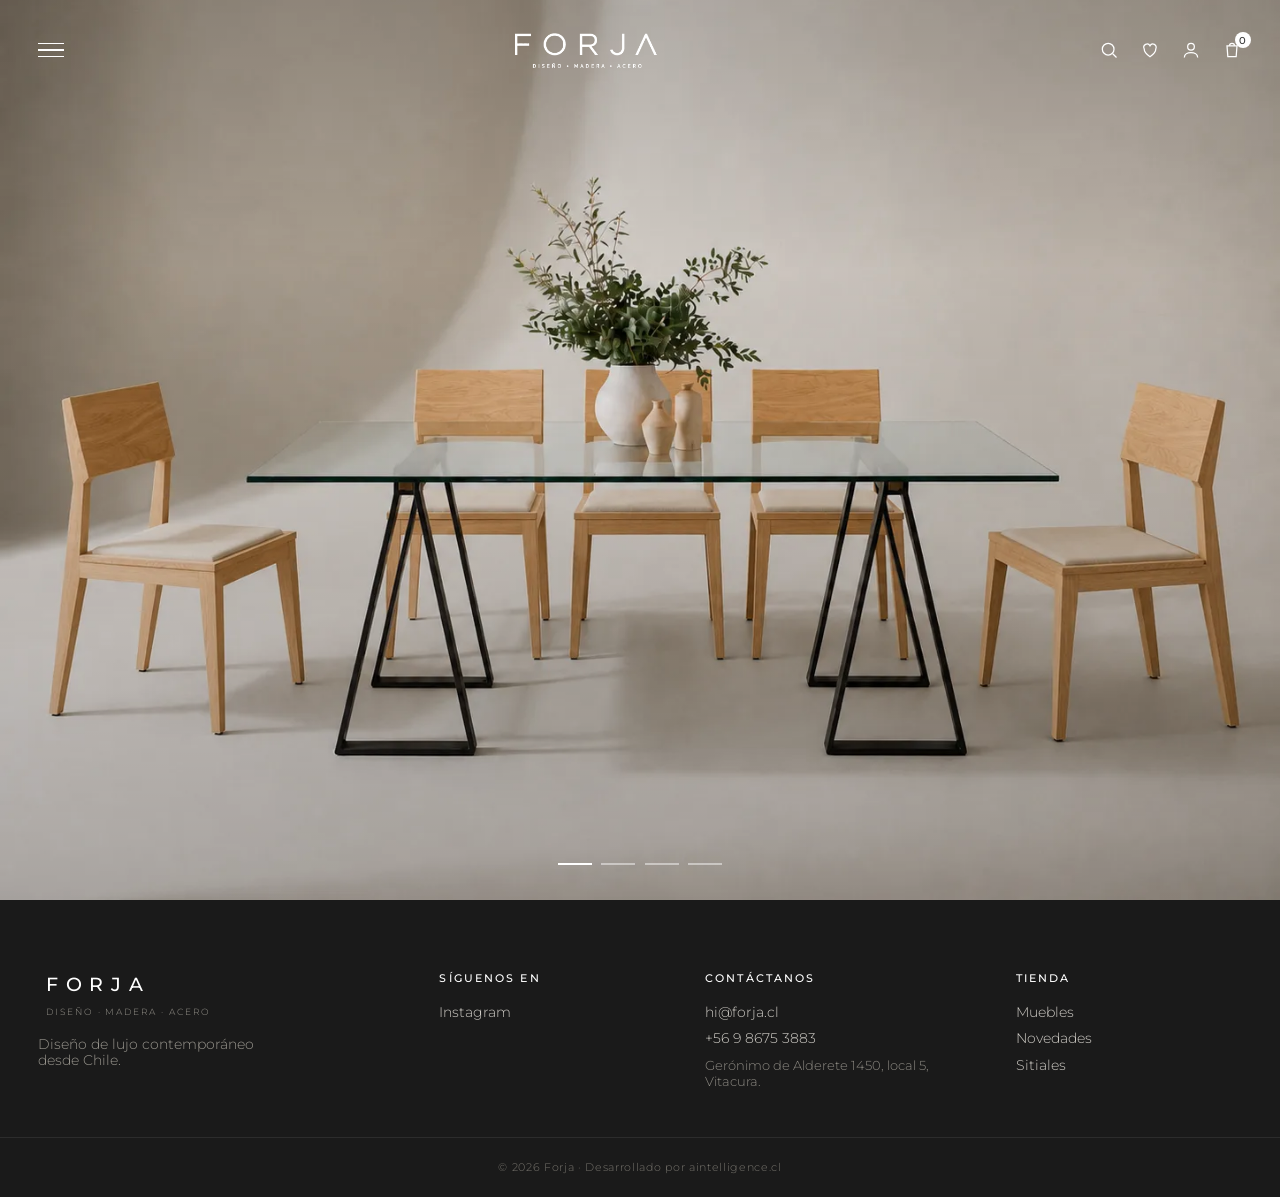
<file: index.html>
<!DOCTYPE html>
<html lang="es">
<head>
<meta charset="UTF-8">
<meta name="viewport" content="width=device-width, initial-scale=1.0">
<title>FORJA | Diseño de lujo contemporáneo desde Chile.</title>
<link rel="preconnect" href="https://fonts.googleapis.com">
<link rel="preconnect" href="https://fonts.gstatic.com" crossorigin>
<link href="https://fonts.googleapis.com/css2?family=Montserrat:wght@300;400;500;600&display=swap" rel="stylesheet">
<link rel="stylesheet" href="styles.css?v=21">
</head>
<body class="home">

  <!-- Overlay header -->
  <header class="overlay-header">
    <button class="menu-btn" id="menuBtn" aria-label="Menú">
      <span></span><span></span><span></span>
    </button>
    <a href="#" class="logo" aria-label="Forja inicio">
      <span class="logo-mark"><img src="logo.png?v=2" alt="Forja · Diseño · Madera · Acero"></span>
    </a>
    <div class="header-actions">
      <button class="hicon" id="searchBtn" aria-label="Buscar">
        <svg viewBox="0 0 24 24" width="20" height="20"><circle cx="11" cy="11" r="7" fill="none" stroke="currentColor" stroke-width="1.5"/><line x1="16.5" y1="16.5" x2="21" y2="21" stroke="currentColor" stroke-width="1.5"/></svg>
      </button>
      <a href="#" class="hicon" aria-label="Favoritos">
        <svg viewBox="0 0 24 24" width="20" height="20"><path d="M12 20s-7-4.5-7-9.5A3.5 3.5 0 0 1 12 7a3.5 3.5 0 0 1 7 3.5C19 15.5 12 20 12 20z" fill="none" stroke="currentColor" stroke-width="1.5"/></svg>
      </a>
      <a href="mi-cuenta.html" class="hicon" aria-label="Cuenta">
        <svg viewBox="0 0 24 24" width="20" height="20"><circle cx="12" cy="8" r="4" fill="none" stroke="currentColor" stroke-width="1.5"/><path d="M4 21c0-4 4-6 8-6s8 2 8 6" fill="none" stroke="currentColor" stroke-width="1.5"/></svg>
      </a>
      <button class="hicon cart-btn" id="cartBtn" aria-label="Carrito">
        <svg viewBox="0 0 24 24" width="20" height="20"><path d="M6 7h12l-1 13H7L6 7z" fill="none" stroke="currentColor" stroke-width="1.5"/><path d="M9 7a3 3 0 0 1 6 0" fill="none" stroke="currentColor" stroke-width="1.5"/></svg>
        <span class="cart-count" id="cartCount">0</span>
      </button>
    </div>
  </header>

  <!-- Fullscreen slideshow -->
  <main class="slideshow" id="slideshow">
    <div class="slide is-active" style="background-image:url('hero1.webp')"></div>
    <div class="slide" style="background-image:url('hero2.webp')"></div>
    <div class="slide" style="background-image:url('hero3.webp')"></div>
    <div class="slide" style="background-image:url('hero4.webp')"></div>

    <div class="slide-dots" id="slideDots"></div>
  </main>

  <!-- Slide-out menu (popup) -->
  <div class="menu-panel" id="menuPanel" aria-hidden="true">
    <button class="menu-close" id="menuClose" aria-label="Cerrar">×</button>
    <nav class="menu-nav">
      <a href="index.html">Inicio</a>
      <a href="tienda.html">Muebles</a>
      <div class="submenu">
        <a href="tienda.html?cat=centro">Mesa de Centro</a>
        <a href="tienda.html?cat=auxiliar">Mesa Auxiliar</a>
        <a href="tienda.html?cat=comedor">Mesa Comedor</a>
      </div>
      <a href="tienda.html?cat=sillas">Sillas</a>
      <div class="submenu">
        <a href="tienda.html?cat=silla-comedor">Silla Comedor</a>
        <a href="tienda.html?cat=sitial">Sitial</a>
        <a href="tienda.html?cat=banqueta">Banqueta</a>
        <a href="tienda.html?cat=banca">Banca</a>
      </div>
      <a href="tienda.html?cat=terrazas">Terrazas</a>
      <div class="submenu">
        <a href="tienda.html?cat=terraza">Terraza</a>
      </div>
      <a href="tienda.html?cat=complementos">Complementos</a>
      <div class="submenu">
        <a href="tienda.html?cat=cojines">Cojines</a>
        <a href="tienda.html?cat=maceteros">Maceteros</a>
        <a href="tienda.html?cat=lamparas">Lámparas</a>
      </div>
      <a href="contacto.html">Contacto</a>
      <a href="faq.html">FAQ</a>
    </nav>
    <div class="menu-foot">
      <p class="menu-follow">Síguenos en</p>
      <a href="https://www.instagram.com/forjalab.cl/" target="_blank" rel="noopener">Instagram</a>
      <p class="menu-contact-title">Contáctanos</p>
      <a href="mailto:hi@forja.cl">hi@forja.cl</a>
      <a href="https://api.whatsapp.com/send/?phone=56986753883" target="_blank" rel="noopener">+56 9 8675 3883</a>
      <p class="menu-address">Gerónimo de Alderete 1450, local 5, Vitacura.</p>
    </div>
  </div>
  <div class="overlay-backdrop" id="backdrop"></div>

  <!-- Cart drawer -->
  <aside class="cart-drawer" id="cartDrawer" aria-hidden="true">
    <div class="cart-head">
      <h2>Carrito</h2>
      <button class="menu-close" id="cartClose" aria-label="Cerrar">×</button>
    </div>
    <div class="cart-items" id="cartItems"></div>
    <div class="cart-footer">
      <div class="cart-total"><span>Total</span><span id="cartTotal">$0</span></div>
      <a href="checkout.html" class="btn-checkout">Ir a pagar</a>
    </div>
  </aside>

  <!-- Footer -->
  <footer class="site-footer">
    <div class="footer-inner">
      <div class="footer-brand">
        <span class="footer-logo">FORJA<br><small style="font-size:.55rem;letter-spacing:.22em;font-weight:300;color:#9a978f">DISEÑO · MADERA · ACERO</small></span>
        <p>Diseño de lujo contemporáneo desde Chile.</p>
      </div>
      <div class="footer-col">
        <h4>Síguenos en</h4>
        <a href="https://www.instagram.com/forjalab.cl/" target="_blank" rel="noopener">Instagram</a>
      </div>
      <div class="footer-col">
        <h4>Contáctanos</h4>
        <a href="mailto:hi@forja.cl">hi@forja.cl</a>
        <a href="https://api.whatsapp.com/send/?phone=56986753883" target="_blank" rel="noopener">+56 9 8675 3883</a>
        <p class="footer-address">Gerónimo de Alderete 1450, local 5, Vitacura.</p>
      </div>
      <div class="footer-col">
        <h4>Tienda</h4>
        <a href="tienda.html">Muebles</a>
        <a href="tienda.html?cat=novedades">Novedades</a>
        <a href="tienda.html?cat=sitiales">Sitiales</a>
      </div>
    </div>
    <div class="footer-bottom">
      <p>© 2026 Forja · Desarrollado por aintelligence.cl</p>
    </div>
  </footer>

  <script src="app.js"></script>
</body>
</html>
</file>
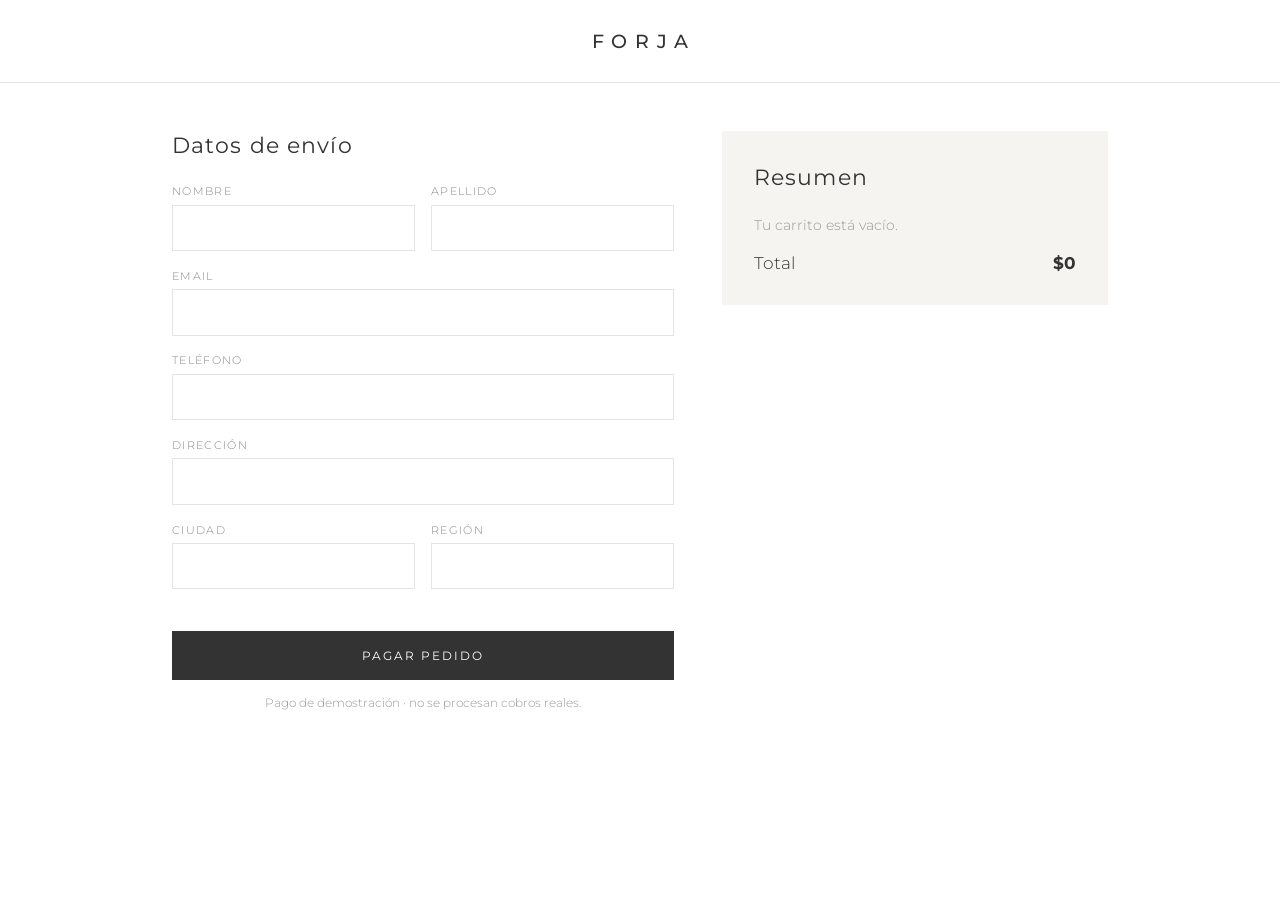
<file: checkout.html>
<!DOCTYPE html>
<html lang="es">
<head>
<meta charset="UTF-8">
<meta name="viewport" content="width=device-width, initial-scale=1.0">
<title>Checkout · FORJA</title>
<link href="https://fonts.googleapis.com/css2?family=Montserrat:wght@300;400;500;600&display=swap" rel="stylesheet">
<link rel="stylesheet" href="styles.css">
<style>
  body{background:#fff;color:#333}
  .co-header{text-align:center;padding:1.8rem;border-bottom:1px solid var(--line)}
  .co-header a{font-size:1.2rem;letter-spacing:.4em;font-weight:500;padding-left:.4em}
  .checkout{max-width:1000px;margin:0 auto;padding:3rem 2rem;display:grid;grid-template-columns:1.3fr 1fr;gap:3rem}
  h1{font-weight:400;font-size:1.4rem;margin-bottom:1.6rem;letter-spacing:.05em}
  .field{margin-bottom:1.1rem}
  .field label{display:block;font-size:.7rem;letter-spacing:.12em;text-transform:uppercase;color:#888;margin-bottom:.4rem}
  .field input{width:100%;padding:.8rem .9rem;border:1px solid var(--line);font-family:inherit;font-size:.95rem}
  .field input:focus{outline:none;border-color:#333}
  .row2{display:grid;grid-template-columns:1fr 1fr;gap:1rem}
  .summary{background:#f6f4f0;padding:2rem;height:fit-content}
  .sum-row{display:flex;gap:1rem;padding:.9rem 0;border-bottom:1px solid #e2ded7}
  .sum-row img{width:54px;height:68px;object-fit:cover}
  .sum-row .info{flex:1;font-size:.88rem}
  .sum-row .info span{color:#888}
  .sum-total{display:flex;justify-content:space-between;padding-top:1.2rem;font-size:1.05rem}
  .pay-btn{width:100%;background:#333;color:#fff;padding:1.1rem;letter-spacing:.18em;text-transform:uppercase;font-size:.72rem;margin-top:1.5rem;transition:.25s}
  .pay-btn:hover{background:#000}
  .note{font-size:.72rem;color:#999;margin-top:1rem;text-align:center}
  .done{text-align:center;padding:5rem 2rem}
  .done h1{font-size:1.8rem}
  @media(max-width:760px){.checkout{grid-template-columns:1fr}}
</style>
</head>
<body>
  <div class="co-header"><a href="index.html">FORJA</a></div>

  <section class="checkout" id="checkoutView">
    <div>
      <h1>Datos de envío</h1>
      <form id="payForm">
        <div class="row2">
          <div class="field"><label>Nombre</label><input required name="nombre"></div>
          <div class="field"><label>Apellido</label><input required name="apellido"></div>
        </div>
        <div class="field"><label>Email</label><input required type="email" name="email"></div>
        <div class="field"><label>Teléfono</label><input required name="tel"></div>
        <div class="field"><label>Dirección</label><input required name="dir"></div>
        <div class="row2">
          <div class="field"><label>Ciudad</label><input required name="ciudad"></div>
          <div class="field"><label>Región</label><input required name="region"></div>
        </div>
        <button class="pay-btn" type="submit">Pagar pedido</button>
        <p class="note">Pago de demostración · no se procesan cobros reales.</p>
      </form>
    </div>
    <aside class="summary">
      <h1>Resumen</h1>
      <div id="sumItems"></div>
      <div class="sum-total"><span>Total</span><strong id="sumTotal">$0</strong></div>
    </aside>
  </section>

  <section class="done" id="doneView" style="display:none">
    <h1>¡Gracias por tu compra!</h1>
    <p style="margin-top:1rem;color:#777">Recibirás un correo de confirmación en breve.</p>
    <p style="margin-top:.4rem;color:#999" id="orderRef"></p>
    <p style="margin-top:2rem"><a href="index.html" style="border-bottom:1px solid #333;padding-bottom:2px;font-size:.8rem;letter-spacing:.1em;text-transform:uppercase">Volver al inicio</a></p>
  </section>

  <script>
    const fmt=n=>'$'+n.toLocaleString('es-CL');
    const cart=JSON.parse(localStorage.getItem('luk_cart')||'[]');
    const total=cart.reduce((s,p)=>s+p.qty*p.price,0);
    const si=document.getElementById('sumItems');
    if(!cart.length){si.innerHTML='<p style="color:#999;font-size:.9rem">Tu carrito está vacío.</p>';}
    else{si.innerHTML=cart.map(p=>`<div class="sum-row"><img src="${p.img}"><div class="info">${p.name}<br><span>${p.qty} × ${fmt(p.price)}</span></div><div>${fmt(p.qty*p.price)}</div></div>`).join('');}
    document.getElementById('sumTotal').textContent=fmt(total);
    document.getElementById('payForm').addEventListener('submit',e=>{
      e.preventDefault();
      if(!cart.length){alert('Tu carrito está vacío.');return;}
      localStorage.removeItem('luk_cart');
      document.getElementById('checkoutView').style.display='none';
      const dv=document.getElementById('doneView');dv.style.display='block';
      document.getElementById('orderRef').textContent='Pedido N° LK-'+Math.floor(100000+Math.random()*900000);
    });
  </script>
</body>
</html>
</file>
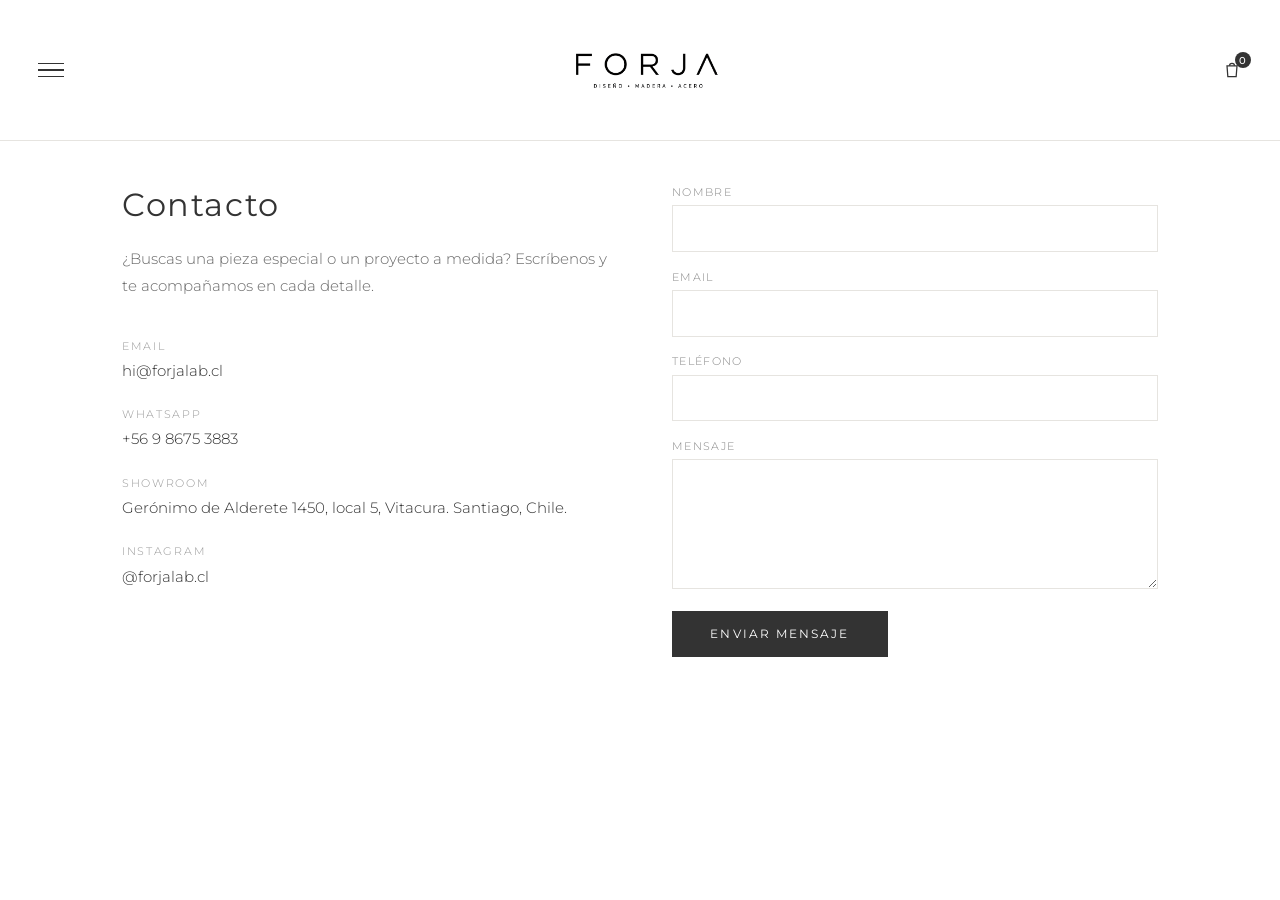
<file: contacto.html>
<!DOCTYPE html>
<html lang="es">
<head>
<meta charset="UTF-8">
<meta name="viewport" content="width=device-width, initial-scale=1.0">
<title>Contacto · FORJA</title>
<link href="https://fonts.googleapis.com/css2?family=Montserrat:wght@300;400;500;600&display=swap" rel="stylesheet">
<link rel="stylesheet" href="styles.css">
<style>
  body{background:#fff}
  .overlay-header{position:sticky;color:#333;border-bottom:1px solid var(--line);background:#fff}
  .overlay-header .menu-btn span{background:#333}.overlay-header .logo-mark{color:#333;text-shadow:none}
  .overlay-header .hicon{color:#333}.overlay-header .cart-count{background:#333;color:#fff}
  .contact{max-width:1100px;margin:0 auto;padding:4rem 2rem 6rem;display:grid;grid-template-columns:1fr 1fr;gap:4rem}
  .contact h1{font-weight:400;font-size:2rem;letter-spacing:.05em;margin-bottom:1.4rem}
  .contact .lead{color:#666;line-height:1.8;margin-bottom:2.4rem}
  .cinfo p{margin-bottom:1.4rem;font-size:.92rem;line-height:1.7}
  .cinfo .lbl{text-transform:uppercase;letter-spacing:.16em;font-size:.66rem;color:#999;display:block;margin-bottom:.2rem}
  .cinfo a{border-bottom:1px solid transparent}.cinfo a:hover{border-color:#333}
  .field{margin-bottom:1.1rem}
  .field label{display:block;font-size:.7rem;letter-spacing:.12em;text-transform:uppercase;color:#888;margin-bottom:.4rem}
  .field input,.field textarea{width:100%;padding:.8rem .9rem;border:1px solid var(--line);font-family:inherit;font-size:.95rem}
  .field textarea{min-height:130px;resize:vertical}
  .field input:focus,.field textarea:focus{outline:none;border-color:#333}
  .send{background:#333;color:#fff;padding:1rem 2.4rem;letter-spacing:.18em;text-transform:uppercase;font-size:.72rem;transition:.25s}
  .send:hover{background:#000}
  .ok{color:#2a7;font-size:.85rem;margin-top:1rem;display:none}
  @media(max-width:760px){.contact{grid-template-columns:1fr;gap:2.5rem}}
</style>
</head>
<body>
  <header class="overlay-header">
    <button class="menu-btn" id="menuBtn"><span></span><span></span><span></span></button>
    <a href="index.html" class="logo"><span class="logo-mark"><img src="logo.png" alt="Forja · Diseño · Madera · Acero"></span></a>
    <div class="header-actions">
      <button class="hicon cart-btn" id="cartBtn"><svg viewBox="0 0 24 24" width="20" height="20"><path d="M6 7h12l-1 13H7L6 7z" fill="none" stroke="currentColor" stroke-width="1.5"/><path d="M9 7a3 3 0 0 1 6 0" fill="none" stroke="currentColor" stroke-width="1.5"/></svg><span class="cart-count" id="cartCount">0</span></button>
    </div>
  </header>

  <section class="contact">
    <div class="cinfo">
      <h1>Contacto</h1>
      <p class="lead">¿Buscas una pieza especial o un proyecto a medida? Escríbenos y te acompañamos en cada detalle.</p>
      <p><span class="lbl">Email</span><a href="mailto:hi@forjalab.cl">hi@forjalab.cl</a></p>
      <p><span class="lbl">WhatsApp</span><a href="https://api.whatsapp.com/send/?phone=56986753883" target="_blank" rel="noopener">+56 9 8675 3883</a></p>
      <p><span class="lbl">Showroom</span>Gerónimo de Alderete 1450, local 5, Vitacura. Santiago, Chile.</p>
      <p><span class="lbl">Instagram</span><a href="https://www.instagram.com/forjalab.cl/" target="_blank" rel="noopener">@forjalab.cl</a></p>
    </div>
    <form id="cform">
      <div class="field"><label>Nombre</label><input required name="nombre"></div>
      <div class="field"><label>Email</label><input required type="email" name="email"></div>
      <div class="field"><label>Teléfono</label><input name="tel"></div>
      <div class="field"><label>Mensaje</label><textarea required name="msg"></textarea></div>
      <button class="send" type="submit">Enviar mensaje</button>
      <p class="ok" id="ok">¡Gracias! Te responderemos a la brevedad.</p>
    </form>
  </section>

  <div class="menu-panel" id="menuPanel">
    <button class="menu-close" id="menuClose">×</button>
    <nav class="menu-nav"><a href="index.html">Inicio</a><a href="tienda.html">Muebles</a>
<div class="submenu"><a href="tienda.html?cat=centro">Mesa de Centro</a>
<a href="tienda.html?cat=auxiliar">Mesa Auxiliar</a>
<a href="tienda.html?cat=comedor">Mesa Comedor</a></div>
<a href="tienda.html?cat=sillas">Sillas</a>
<div class="submenu">
<a href="tienda.html?cat=silla-comedor">Silla Comedor</a>
<a href="tienda.html?cat=sitial">Sitial</a>
<a href="tienda.html?cat=banqueta">Banqueta</a>
<a href="tienda.html?cat=banca">Banca</a>
</div><a href="tienda.html?cat=terrazas">Terrazas</a>
<div class="submenu">
<a href="tienda.html?cat=terraza">Terraza</a>
</div><a href="tienda.html?cat=complementos">Complementos</a>
<div class="submenu">
<a href="tienda.html?cat=cojines">Cojines</a>
<a href="tienda.html?cat=maceteros">Maceteros</a>
<a href="tienda.html?cat=lamparas">Lámparas</a>
</div>
<a href="contacto.html">Contacto</a><a href="faq.html">FAQ</a></nav>
  </div>
  <div class="overlay-backdrop" id="backdrop"></div>
  <aside class="cart-drawer" id="cartDrawer">
    <div class="cart-head"><h2>Carrito</h2><button class="menu-close" id="cartClose">×</button></div>
    <div class="cart-items" id="cartItems"></div>
    <div class="cart-footer"><div class="cart-total"><span>Total</span><span id="cartTotal">$0</span></div><a href="checkout.html" class="btn-checkout">Ir a pagar</a></div>
  </aside>

  <script src="products.js"></script>
  <script src="app.js"></script>
  <script>
    document.getElementById('cform').addEventListener('submit',e=>{e.preventDefault();e.target.reset();document.getElementById('ok').style.display='block'});
  </script>
</body>
</html>
</file>
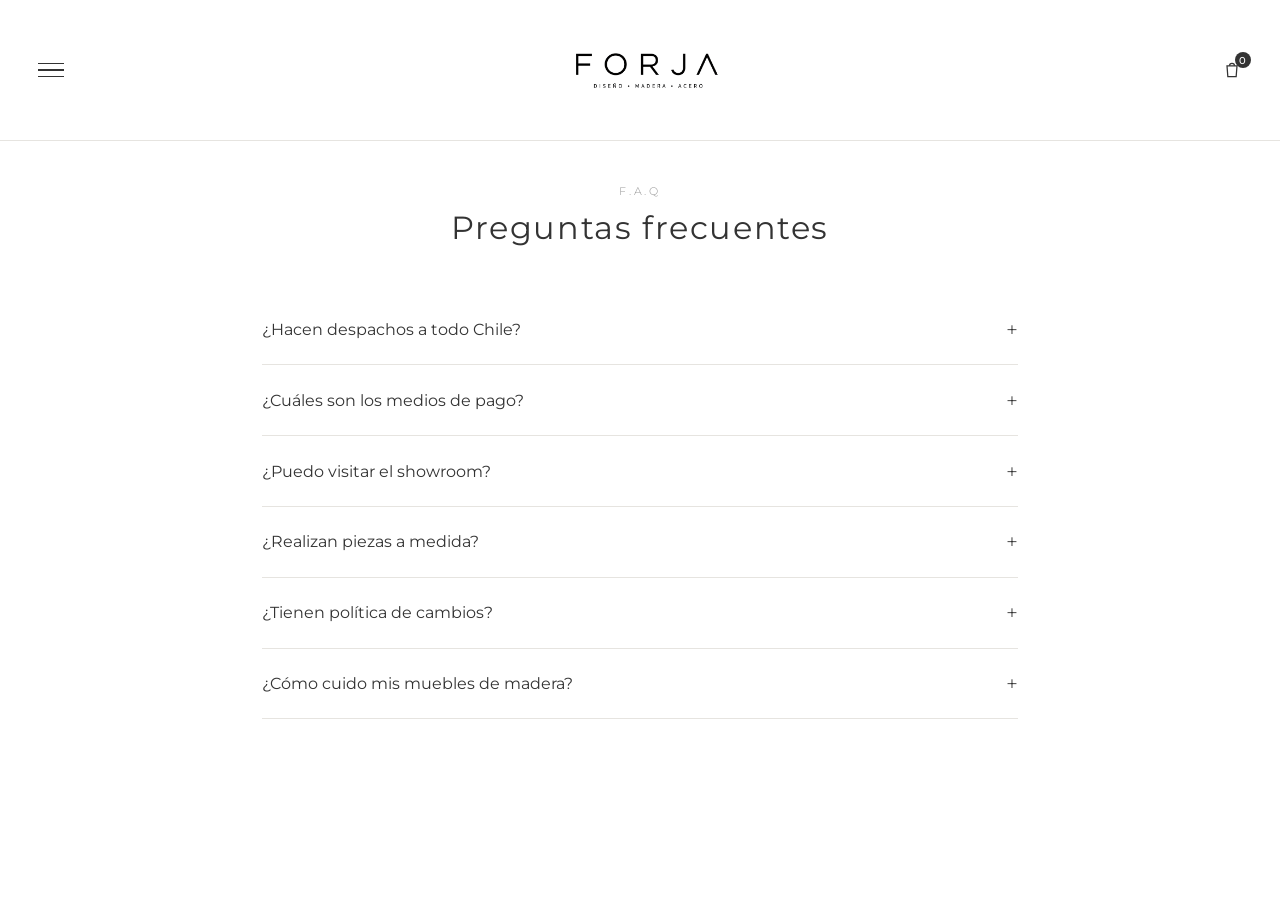
<file: faq.html>
<!DOCTYPE html>
<html lang="es">
<head>
<meta charset="UTF-8">
<meta name="viewport" content="width=device-width, initial-scale=1.0">
<title>F.A.Q · FORJA</title>
<link href="https://fonts.googleapis.com/css2?family=Montserrat:wght@300;400;500;600&display=swap" rel="stylesheet">
<link rel="stylesheet" href="styles.css">
<style>
  body{background:#fff}
  .overlay-header{position:sticky;color:#333;border-bottom:1px solid var(--line);background:#fff}
  .overlay-header .menu-btn span{background:#333}.overlay-header .logo-mark{color:#333;text-shadow:none}
  .overlay-header .hicon{color:#333}.overlay-header .cart-count{background:#333;color:#fff}
  .faq{max-width:820px;margin:0 auto;padding:4rem 2rem 6rem}
  .faq .eyebrow{text-align:center;text-transform:uppercase;letter-spacing:.25em;font-size:.66rem;color:#999}
  .faq h1{text-align:center;font-weight:400;font-size:2rem;letter-spacing:.05em;margin:.6rem 0 3rem}
  .acc{border-bottom:1px solid var(--line)}
  .acc-q{width:100%;text-align:left;display:flex;justify-content:space-between;align-items:center;padding:1.4rem 0;font-size:1rem;font-weight:400}
  .acc-q span.ico{font-size:1.3rem;font-weight:300;transition:.3s}
  .acc.open .acc-q span.ico{transform:rotate(45deg)}
  .acc-a{max-height:0;overflow:hidden;transition:max-height .35s ease;color:#666;line-height:1.8}
  .acc-a p{padding:0 0 1.4rem}
</style>
</head>
<body>
  <header class="overlay-header">
    <button class="menu-btn" id="menuBtn"><span></span><span></span><span></span></button>
    <a href="index.html" class="logo"><span class="logo-mark"><img src="logo.png" alt="Forja · Diseño · Madera · Acero"></span></a>
    <div class="header-actions">
      <button class="hicon cart-btn" id="cartBtn"><svg viewBox="0 0 24 24" width="20" height="20"><path d="M6 7h12l-1 13H7L6 7z" fill="none" stroke="currentColor" stroke-width="1.5"/><path d="M9 7a3 3 0 0 1 6 0" fill="none" stroke="currentColor" stroke-width="1.5"/></svg><span class="cart-count" id="cartCount">0</span></button>
    </div>
  </header>

  <section class="faq">
    <p class="eyebrow">F.A.Q</p>
    <h1>Preguntas frecuentes</h1>
    <div id="accList"></div>
  </section>

  <div class="menu-panel" id="menuPanel">
    <button class="menu-close" id="menuClose">×</button>
    <nav class="menu-nav"><a href="index.html">Inicio</a><a href="tienda.html">Muebles</a>
<div class="submenu"><a href="tienda.html?cat=centro">Mesa de Centro</a>
<a href="tienda.html?cat=auxiliar">Mesa Auxiliar</a>
<a href="tienda.html?cat=comedor">Mesa Comedor</a></div>
<a href="tienda.html?cat=sillas">Sillas</a>
<div class="submenu">
<a href="tienda.html?cat=silla-comedor">Silla Comedor</a>
<a href="tienda.html?cat=sitial">Sitial</a>
<a href="tienda.html?cat=banqueta">Banqueta</a>
<a href="tienda.html?cat=banca">Banca</a>
</div><a href="tienda.html?cat=terrazas">Terrazas</a>
<div class="submenu">
<a href="tienda.html?cat=terraza">Terraza</a>
</div><a href="tienda.html?cat=complementos">Complementos</a>
<div class="submenu">
<a href="tienda.html?cat=cojines">Cojines</a>
<a href="tienda.html?cat=maceteros">Maceteros</a>
<a href="tienda.html?cat=lamparas">Lámparas</a>
</div>
<a href="contacto.html">Contacto</a><a href="faq.html">FAQ</a></nav>
  </div>
  <div class="overlay-backdrop" id="backdrop"></div>
  <aside class="cart-drawer" id="cartDrawer">
    <div class="cart-head"><h2>Carrito</h2><button class="menu-close" id="cartClose">×</button></div>
    <div class="cart-items" id="cartItems"></div>
    <div class="cart-footer"><div class="cart-total"><span>Total</span><span id="cartTotal">$0</span></div><a href="checkout.html" class="btn-checkout">Ir a pagar</a></div>
  </aside>

  <script src="products.js"></script>
  <script src="app.js"></script>
  <script>
    const faqs=[
      ['¿Hacen despachos a todo Chile?','Sí. Despachamos a todo el país. El plazo estimado es de 7 a 15 días hábiles según la región y la disponibilidad de la pieza.'],
      ['¿Cuáles son los medios de pago?','Aceptamos tarjetas de crédito y débito, además de transferencia bancaria. El detalle se confirma al finalizar la compra.'],
      ['¿Puedo visitar el showroom?','Por supuesto. Te esperamos en Gerónimo de Alderete 1450, local 5, Vitacura. Te recomendamos coordinar tu visita por WhatsApp.'],
      ['¿Realizan piezas a medida?','Sí. Desarrollamos proyectos a medida en distintas maderas y terminaciones. Escríbenos a hi@forja.cl con tu idea.'],
      ['¿Tienen política de cambios?','Aceptamos cambios dentro de los 10 días posteriores a la recepción, siempre que el producto esté en perfecto estado y con su embalaje original.'],
      ['¿Cómo cuido mis muebles de madera?','Limpia con un paño seco o levemente húmedo y evita la exposición directa al sol y a fuentes de calor para preservar el acabado.']
    ];
    document.getElementById('accList').innerHTML=faqs.map(([q,a])=>`
      <div class="acc"><button class="acc-q">${q}<span class="ico">+</span></button>
      <div class="acc-a"><p>${a}</p></div></div>`).join('');
    document.querySelectorAll('.acc-q').forEach(b=>b.onclick=()=>{
      const acc=b.parentElement,a=acc.querySelector('.acc-a');
      const open=acc.classList.toggle('open');
      a.style.maxHeight=open?a.scrollHeight+'px':0;
    });
  </script>
</body>
</html>
</file>
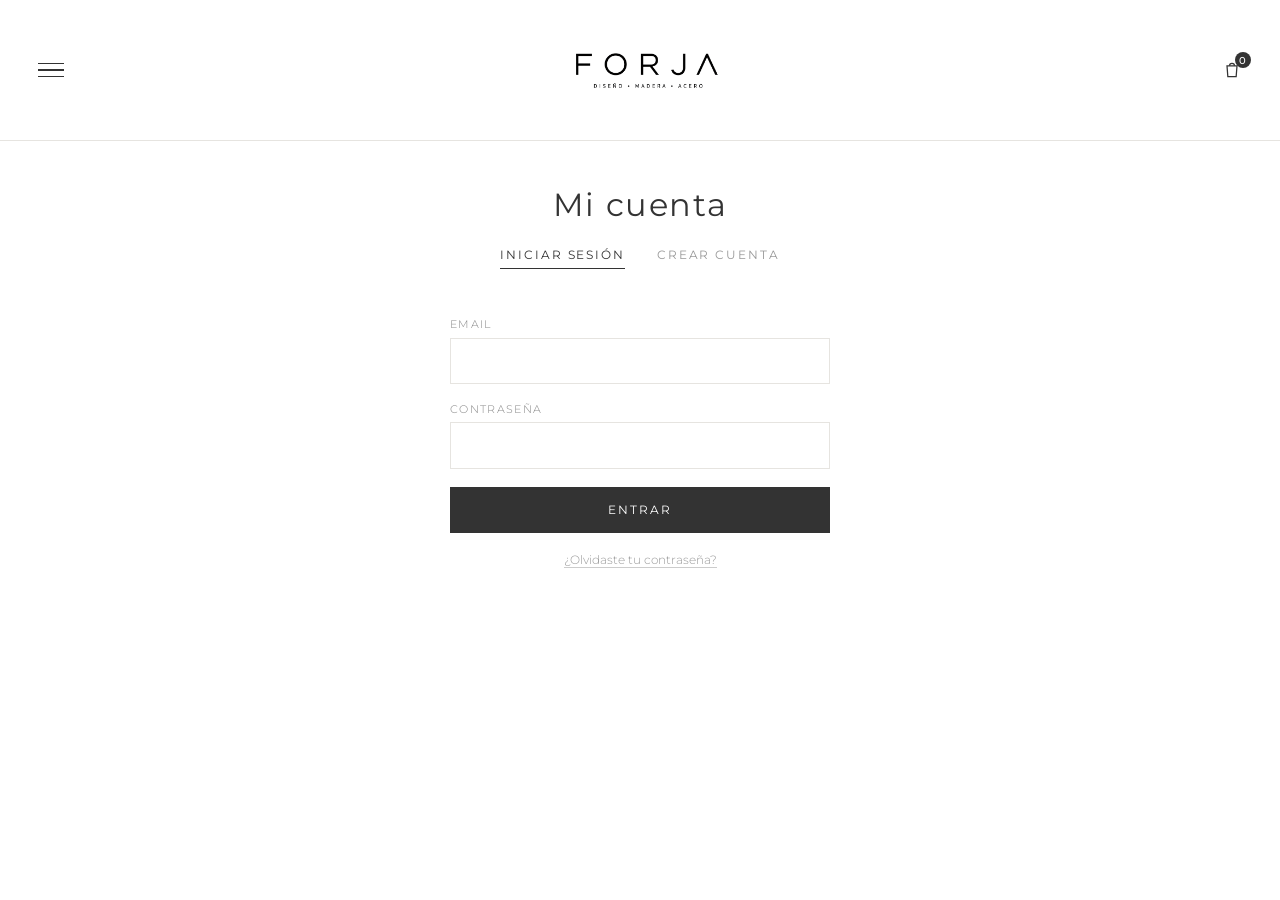
<file: mi-cuenta.html>
<!DOCTYPE html>
<html lang="es">
<head>
<meta charset="UTF-8">
<meta name="viewport" content="width=device-width, initial-scale=1.0">
<title>Mi cuenta · FORJA</title>
<link href="https://fonts.googleapis.com/css2?family=Montserrat:wght@300;400;500;600&display=swap" rel="stylesheet">
<link rel="stylesheet" href="styles.css">
<style>
  body{background:#fff}
  .overlay-header{position:sticky;color:#333;border-bottom:1px solid var(--line);background:#fff}
  .overlay-header .menu-btn span{background:#333}.overlay-header .logo-mark{color:#333;text-shadow:none}
  .overlay-header .hicon{color:#333}.overlay-header .cart-count{background:#333;color:#fff}
  .account{max-width:920px;margin:0 auto;padding:4rem 2rem 6rem}
  .account h1{text-align:center;font-weight:400;font-size:2rem;letter-spacing:.05em;margin-bottom:.6rem}
  .tabs{display:flex;justify-content:center;gap:2rem;margin:1.5rem 0 3rem}
  .tabs button{font-size:.74rem;letter-spacing:.16em;text-transform:uppercase;color:#999;padding-bottom:.4rem;border-bottom:1px solid transparent}
  .tabs button.active{color:#333;border-color:#333}
  .panes{max-width:380px;margin:0 auto}
  .pane{display:none}.pane.active{display:block}
  .field{margin-bottom:1.1rem}
  .field label{display:block;font-size:.7rem;letter-spacing:.12em;text-transform:uppercase;color:#888;margin-bottom:.4rem}
  .field input{width:100%;padding:.8rem .9rem;border:1px solid var(--line);font-family:inherit;font-size:.95rem}
  .field input:focus{outline:none;border-color:#333}
  .sub{width:100%;background:#333;color:#fff;padding:1rem;letter-spacing:.18em;text-transform:uppercase;font-size:.72rem;transition:.25s}
  .sub:hover{background:#000}
  .muted{font-size:.78rem;color:#999;text-align:center;margin-top:1.2rem}
  .muted a{border-bottom:1px solid #ccc}
</style>
</head>
<body>
  <header class="overlay-header">
    <button class="menu-btn" id="menuBtn"><span></span><span></span><span></span></button>
    <a href="index.html" class="logo"><span class="logo-mark"><img src="logo.png" alt="Forja · Diseño · Madera · Acero"></span></a>
    <div class="header-actions">
      <button class="hicon cart-btn" id="cartBtn"><svg viewBox="0 0 24 24" width="20" height="20"><path d="M6 7h12l-1 13H7L6 7z" fill="none" stroke="currentColor" stroke-width="1.5"/><path d="M9 7a3 3 0 0 1 6 0" fill="none" stroke="currentColor" stroke-width="1.5"/></svg><span class="cart-count" id="cartCount">0</span></button>
    </div>
  </header>

  <section class="account">
    <h1>Mi cuenta</h1>
    <div class="tabs">
      <button class="active" data-pane="login">Iniciar sesión</button>
      <button data-pane="register">Crear cuenta</button>
    </div>
    <div class="panes">
      <form class="pane active" id="login">
        <div class="field"><label>Email</label><input required type="email"></div>
        <div class="field"><label>Contraseña</label><input required type="password"></div>
        <button class="sub" type="submit">Entrar</button>
        <p class="muted"><a href="#">¿Olvidaste tu contraseña?</a></p>
      </form>
      <form class="pane" id="register">
        <div class="field"><label>Nombre</label><input required></div>
        <div class="field"><label>Email</label><input required type="email"></div>
        <div class="field"><label>Contraseña</label><input required type="password"></div>
        <button class="sub" type="submit">Crear cuenta</button>
        <p class="muted">Al registrarte aceptas nuestros términos y política de privacidad.</p>
      </form>
    </div>
  </section>

  <div class="menu-panel" id="menuPanel">
    <button class="menu-close" id="menuClose">×</button>
    <nav class="menu-nav"><a href="index.html">Inicio</a><a href="tienda.html">Muebles</a>
<div class="submenu"><a href="tienda.html?cat=centro">Mesa de Centro</a>
<a href="tienda.html?cat=auxiliar">Mesa Auxiliar</a>
<a href="tienda.html?cat=comedor">Mesa Comedor</a></div>
<a href="tienda.html?cat=sillas">Sillas</a>
<div class="submenu">
<a href="tienda.html?cat=silla-comedor">Silla Comedor</a>
<a href="tienda.html?cat=sitial">Sitial</a>
<a href="tienda.html?cat=banqueta">Banqueta</a>
<a href="tienda.html?cat=banca">Banca</a>
</div><a href="tienda.html?cat=terrazas">Terrazas</a>
<div class="submenu">
<a href="tienda.html?cat=terraza">Terraza</a>
</div><a href="tienda.html?cat=complementos">Complementos</a>
<div class="submenu">
<a href="tienda.html?cat=cojines">Cojines</a>
<a href="tienda.html?cat=maceteros">Maceteros</a>
<a href="tienda.html?cat=lamparas">Lámparas</a>
</div>
<a href="contacto.html">Contacto</a><a href="faq.html">FAQ</a></nav>
  </div>
  <div class="overlay-backdrop" id="backdrop"></div>
  <aside class="cart-drawer" id="cartDrawer">
    <div class="cart-head"><h2>Carrito</h2><button class="menu-close" id="cartClose">×</button></div>
    <div class="cart-items" id="cartItems"></div>
    <div class="cart-footer"><div class="cart-total"><span>Total</span><span id="cartTotal">$0</span></div><a href="checkout.html" class="btn-checkout">Ir a pagar</a></div>
  </aside>

  <script src="products.js"></script>
  <script src="app.js"></script>
  <script>
    document.querySelectorAll('.tabs button').forEach(b=>b.onclick=()=>{
      document.querySelectorAll('.tabs button').forEach(x=>x.classList.remove('active'));
      document.querySelectorAll('.pane').forEach(x=>x.classList.remove('active'));
      b.classList.add('active');document.getElementById(b.dataset.pane).classList.add('active');
    });
    document.querySelectorAll('.pane').forEach(f=>f.addEventListener('submit',e=>{e.preventDefault();alert('Demostración · la autenticación requiere backend.')}));
  </script>
</body>
</html>
</file>
<file: styles.css>
:root{
  --ink:#333;
  --white:#fff;
  --line:#e6e4e0;
  --serif:'Montserrat',system-ui,sans-serif; /* sustituto accesible de Gotham */
}
*{margin:0;padding:0;box-sizing:border-box}
html,body{height:100%}
body{font-family:var(--serif);color:var(--ink);font-weight:300;-webkit-font-smoothing:antialiased;overflow-x:hidden}
a{color:inherit;text-decoration:none}
button{font-family:inherit;cursor:pointer;background:none;border:none;color:inherit}

/* Header overlay */
.overlay-header{
  position:fixed;top:0;left:0;right:0;z-index:40;
  display:flex;align-items:center;justify-content:space-between;
  padding:0 2.4rem;color:#fff;margin-top:-20px;
}
.header-top{display:none}
.logo{flex:1;display:flex;justify-content:center}
.header-actions{display:flex;align-items:center;gap:1.3rem}
/* páginas interiores */
body:not(.home) .overlay-header{
  position:sticky;background:#fff;border-bottom:1px solid var(--line);color:#333;
}
body:not(.home) .overlay-header .hicon{color:#333}
body:not(.home) .overlay-header .menu-btn span{background:#333}
body:not(.home) .overlay-header .cart-count{background:#333;color:#fff}
.menu-btn{display:flex;flex-direction:column;gap:5px;width:30px}
.menu-btn span{display:block;height:1.5px;background:#fff;width:26px;transition:.3s}
.logo-mark{
  display:flex;flex-direction:column;align-items:center;gap:.2rem;
  text-align:center;
}
.logo-mark .brand-name{
  display:block;font-size:1.6rem;letter-spacing:.45em;font-weight:500;color:#fff;
  text-shadow:0 1px 6px rgba(0,0,0,.25);padding-left:.45em;line-height:1;
  white-space:nowrap;
}
.logo-mark .brand-sub{
  display:block;font-size:.52rem;letter-spacing:.28em;font-weight:300;color:#fff;
  text-shadow:0 1px 4px rgba(0,0,0,.2);padding-left:.28em;white-space:nowrap;
}
/* páginas interiores */
.overlay-header .logo-mark .brand-name,
.overlay-header .logo-mark .brand-sub{color:#333;text-shadow:none}
/* logo PNG */
.logo-mark img{height:140px;width:auto;display:block}
body.home .overlay-header .logo-mark img{filter:brightness(0) invert(1)}
.header-actions{display:flex;align-items:center;gap:1.3rem}
.hicon{position:relative;display:flex;color:#fff}
.cart-count{
  position:absolute;top:-8px;right:-9px;background:#fff;color:#333;
  font-size:.6rem;width:16px;height:16px;border-radius:50%;
  display:flex;align-items:center;justify-content:center;font-weight:500;
}

/* Slideshow */
.slideshow{position:relative;width:100vw;height:100vh;overflow:hidden;background:#111}
.slide{
  position:absolute;inset:0;background-size:cover;background-position:center;
  opacity:0;transition:opacity 1.4s ease;transform:scale(1.04);
}
.slide.is-active{opacity:1;transform:scale(1);transition:opacity 1.4s ease,transform 7s ease}
.slideshow::after{content:"";position:absolute;inset:0;background:linear-gradient(rgba(0,0,0,.18),rgba(0,0,0,.05) 30%,rgba(0,0,0,.25));pointer-events:none}

.slide-dots{position:absolute;bottom:2.2rem;left:0;right:0;z-index:5;display:flex;gap:.6rem;justify-content:center}
.slide-dots button{width:34px;height:2px;background:rgba(255,255,255,.45);transition:.3s}
.slide-dots button.active{background:#fff}

/* Menu panel */
.menu-panel{
  position:fixed;top:0;left:0;height:100%;width:min(420px,86vw);z-index:60;
  background:#fff;transform:translateX(-100%);transition:transform .45s cubic-bezier(.6,0,.2,1);
  padding:2.4rem 2.6rem;display:flex;flex-direction:column;
}
.menu-panel.open{transform:translateX(0)}
.menu-close{font-size:2rem;font-weight:200;align-self:flex-end;line-height:1;color:#333}
.menu-nav{display:flex;flex-direction:column;gap:1.4rem;margin-top:2.5rem}
.menu-nav a{font-size:1.15rem;letter-spacing:.05em;font-weight:400;transition:opacity .2s}
.menu-nav a:hover{opacity:.5}
.menu-nav .submenu{display:flex;flex-direction:column;gap:.7rem;padding-left:1.4rem;margin:-.4rem 0 .2rem}
.menu-nav .submenu a{font-size:.88rem;color:#888;font-weight:300}
.menu-nav .submenu a:hover{opacity:.5;color:#333}
.menu-foot{margin-top:auto;padding-top:2.5rem;border-top:1px solid var(--line);font-size:.85rem;line-height:1.9}
.menu-follow,.menu-contact-title{text-transform:uppercase;letter-spacing:.18em;font-size:.66rem;color:#999;margin-top:1.2rem}
.menu-foot a{display:block}
.menu-address{color:#888;margin-top:.6rem}

.overlay-backdrop{position:fixed;inset:0;background:rgba(0,0,0,.4);opacity:0;visibility:hidden;transition:.4s;z-index:55}
.overlay-backdrop.show{opacity:1;visibility:visible}

/* Cart drawer */
.cart-drawer{
  position:fixed;top:0;right:0;height:100%;width:min(420px,90vw);z-index:60;
  background:#fff;transform:translateX(100%);transition:transform .45s cubic-bezier(.6,0,.2,1);
  display:flex;flex-direction:column;padding:2rem 2.2rem;
}
.cart-drawer.open{transform:translateX(0)}
.cart-head{display:flex;justify-content:space-between;align-items:center;border-bottom:1px solid var(--line);padding-bottom:1.2rem}
.cart-head h2{font-weight:400;font-size:1.1rem;letter-spacing:.18em;text-transform:uppercase}
.cart-items{flex:1;overflow-y:auto;padding:1.2rem 0}
.cart-empty{color:#999;font-size:.9rem;text-align:center;margin-top:2rem}
.cart-row{display:flex;gap:1rem;padding:1rem 0;border-bottom:1px solid var(--line)}
.cart-row img{width:64px;height:80px;object-fit:cover}
.cart-row .info{flex:1}
.cart-row .info h4{font-weight:400;font-size:.95rem}
.cart-row .info .price{color:#777;font-size:.85rem}
.cart-row .rm{color:#bbb;font-size:.8rem;align-self:flex-start}
.cart-footer{border-top:1px solid var(--line);padding-top:1.2rem}
.cart-total{display:flex;justify-content:space-between;font-size:1rem;margin-bottom:1rem;letter-spacing:.05em}
.btn-checkout{display:block;text-align:center;background:#333;color:#fff;padding:1rem;letter-spacing:.18em;text-transform:uppercase;font-size:.72rem;transition:.25s}
.btn-checkout:hover{background:#000}

/* Footer */
.site-footer{background:#1a1a1a;color:#cfccc6}
.footer-inner{max-width:1300px;margin:0 auto;padding:4.5rem 2.4rem 3rem;display:grid;grid-template-columns:1.6fr 1fr 1.2fr 1fr;gap:2.5rem}
.footer-logo{font-size:1.2rem;letter-spacing:.4em;color:#fff;font-weight:500;padding-left:.4em;display:block}
.footer-brand p{margin-top:1rem;font-size:.85rem;color:#9a978f;max-width:220px}
.footer-col h4{font-size:.66rem;letter-spacing:.2em;text-transform:uppercase;color:#fff;margin-bottom:1.1rem;font-weight:500}
.footer-col a{display:block;font-size:.88rem;margin-bottom:.55rem;color:#cfccc6;transition:color .2s}
.footer-col a:hover{color:#fff}
.footer-address{font-size:.82rem;color:#8d8a83;margin-top:.6rem}
.footer-bottom{border-top:1px solid #2c2c2c;text-align:center;padding:1.4rem;font-size:.7rem;letter-spacing:.06em;color:#76736c}
@media(max-width:760px){.footer-inner{grid-template-columns:1fr 1fr}}
@media(max-width:480px){.footer-inner{grid-template-columns:1fr}}

@media(max-width:600px){
  .overlay-header{padding:1.2rem 1.3rem}
  .logo-mark{font-size:1.05rem;letter-spacing:.3em}
  .header-actions{gap:.9rem}
}
</file>
